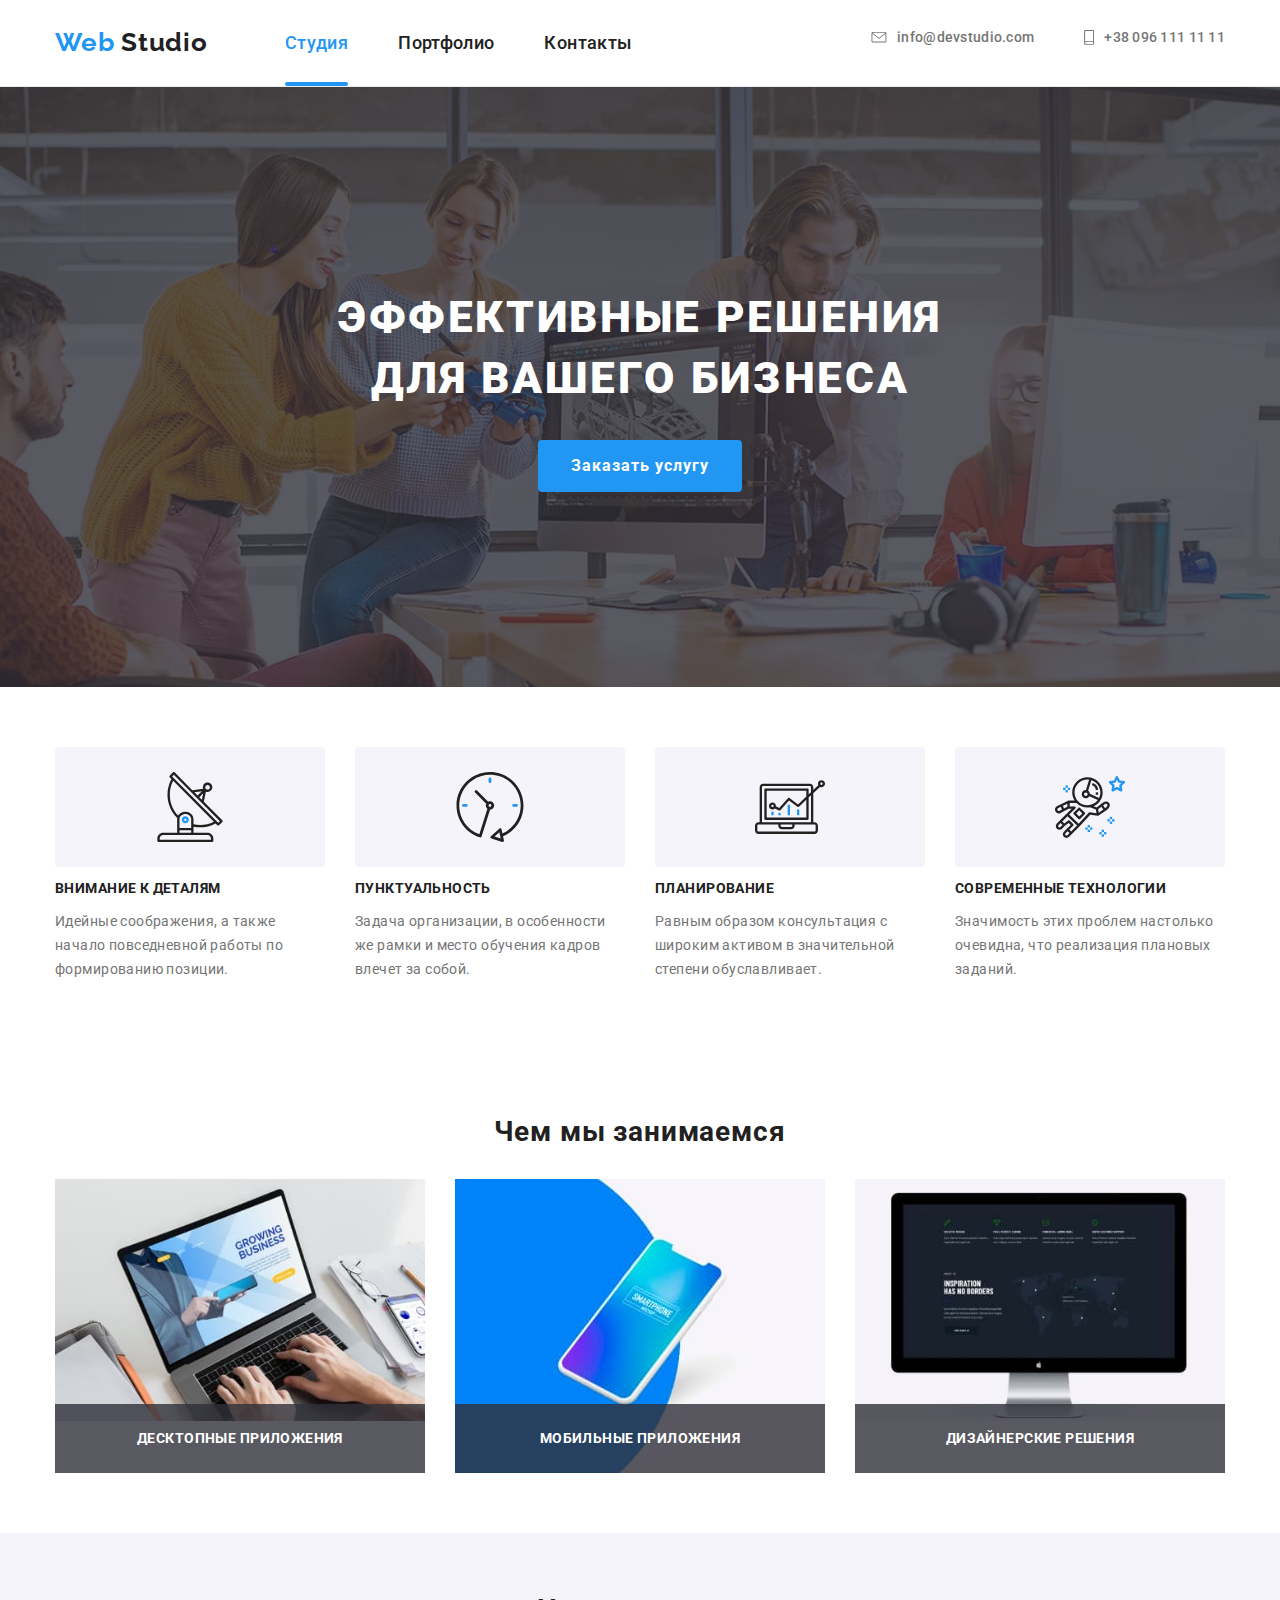
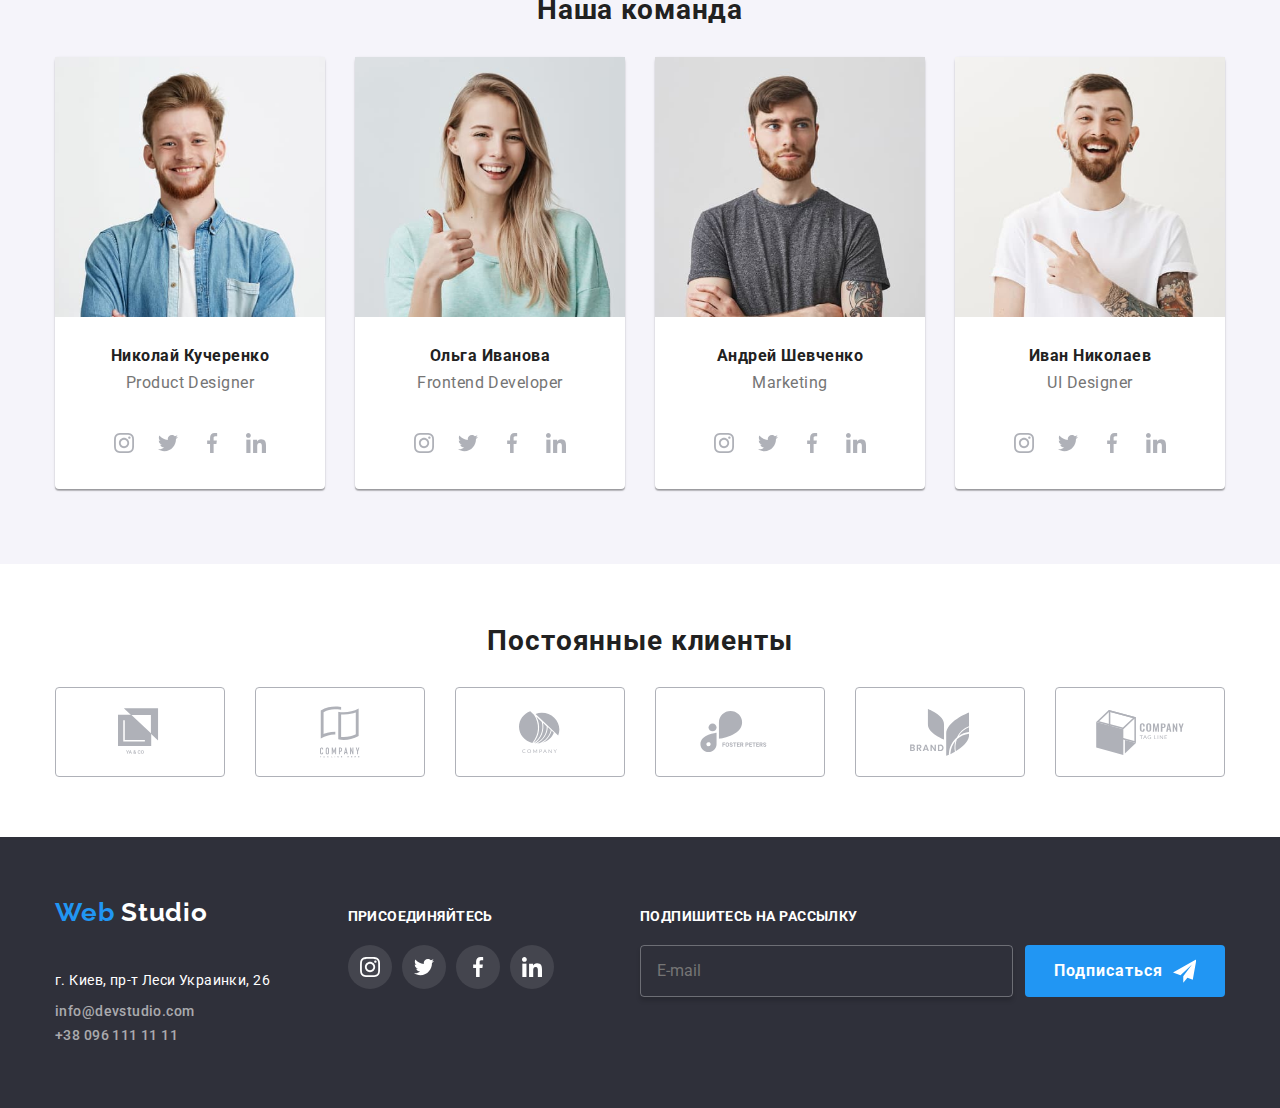
<file: index.html>
<!DOCTYPE html>
<html lang="ru">
  <head>
    <meta charset="UTF-8" />
    <meta name="viewport" content="width=device-width, initial-scale=1.0" />
    <title>Document</title>
    <link
      href="https://fonts.googleapis.com/css2?family=Raleway:wght@700&family=Roboto:wght@400;500;700;900&display=swap"
      rel="stylesheet"
    />

    <link rel="stylesheet" href="./css/main.min.css" />
  </head>

  <body>
    <!--Шапка-->
    <header class="page-header">
      <div class="container">
        <nav class="header-menu">
          <a href="./index.html" class="logo"
            >Web <span class="logo accent">Studio</span></a
          >

          <button
            class="menu-button is-open"
            area-expanded="false"
            data-menu-button
          >
            <svg
              width="24"
              height="16"
              aria-label="Переключатель мобильного меню"
            >
              <use class="menu-open" href="./images/sprite.svg#menu-icon"></use>
              <use
                class="menu-close"
                href="./images/sprite.svg#close-form-icon"
              ></use>
            </svg>
          </button>

          <div class="menu-container" id="menu-container" data-menu>
            <ul class="site-nav">
              <li class="item">
                <a href="./index.html" class="current page">Студия</a>
              </li>
              <li class="item">
                <a href="./portfolio.html" class="page">Портфолио</a>
              </li>
              <li class="item"><a href="#" class="page">Контакты</a></li>
            </ul>

            <ul class="contacts-list">
              <li class="item">
                <a href="mailto:info@devstudio.com" class="contact-link">
                  <svg class="envelope-icon">
                    <use href="./images/sprite.svg#envelope-icon"></use></svg
                  >info@devstudio.com
                </a>
              </li>
              <li class="item">
                <a href="tel:+380961111111" class="contact-link">
                  <svg class="smartphone-icon">
                    <use href="./images/sprite.svg#smartphone-icon"></use></svg
                  >+38 096 111 11 11</a
                >
              </li>
            </ul>
          </div>
        </nav>
      </div>
    </header>

    <main>
      <!--Герой-->
      <section class="hero">
        <div class="hero-content">
          <h1 class="hero-title">эффективные решения для вашего бизнеса</h1>
          <button data-modal-open class="button">Заказать услугу</button>
        </div>
      </section>

      <!--Наши преимущества-->
      <section class="section">
        <div class="container">
          <h2 class="section-title visually-hidden">Наши преимущества</h2>
          <ul class="advantages-list">
            <li class="advantages-item">
              <div class="advantages-icon">
                <svg width="70" height="70">
                  <use href="./images/sprite.svg#antenna-icon"></use>
                </svg>
              </div>
              <h3 class="advantages-title">Внимание к деталям</h3>
              <p class="text">
                Идейные соображения, а также начало повседневной работы по
                формированию позиции.
              </p>
            </li>
            <li class="advantages-item">
              <div class="advantages-icon">
                <svg width="70" height="70">
                  <use href="./images/sprite.svg#clock-icon"></use>
                </svg>
              </div>
              <h3 class="advantages-title">Пунктуальность</h3>
              <p class="text">
                Задача организации, в особенности же рамки и место обучения
                кадров влечет за собой.
              </p>
            </li>
            <li class="advantages-item">
              <div class="advantages-icon">
                <svg width="70" height="70">
                  <use href="./images/sprite.svg#diagram-icon"></use>
                </svg>
              </div>
              <h3 class="advantages-title">Планирование</h3>
              <p class="text">
                Равным образом консультация с широким активом в значительной
                степени обуславливает.
              </p>
            </li>
            <li class="advantages-item">
              <div class="advantages-icon">
                <svg width="70" height="70">
                  <use href="./images/sprite.svg#astronaut-icon"></use>
                </svg>
              </div>
              <h3 class="advantages-title">Современные технологии</h3>
              <p class="text">
                Значимость этих проблем настолько очевидна, что реализация
                плановых заданий.
              </p>
            </li>
          </ul>
        </div>
      </section>

      <!--Чем мы занимаемся-->
      <section class="section none">
        <div class="container">
          <h2 class="section-title">Чем мы занимаемся</h2>
          <ul class="services-list">
            <li class="item">
              <img
                src="./images/project-9.jpg"
                alt="человек работающий за компьютером"
                width="370"
                height="294"
              />
              <h3 class="service-title">Десктопные приложения</h3>
            </li>
            <li class="item">
              <img
                src="./images/phone.jpg"
                alt="смартфон"
                width="370"
                height="294"
              />
              <h3 class="service-title">Мобильные приложения</h3>
            </li>
            <li class="item">
              <img
                src="./images/project-6.jpg"
                alt="экран компьютера с дизайном программы"
                width="370"
                height="294"
              />
              <h3 class="service-title">Дизайнерские решения</h3>
            </li>
          </ul>
        </div>
      </section>

      <!--Наша команда-->
      <section class="section background">
        <div class="container">
          <h2 class="section-title">Наша команда</h2>
          <ul class="team-list">
            <li class="worker-card">
              <div class="thumb">
                <img
                  class="photo"
                  srcset="
                    ./images/kucherenko.jpg    1x,
                    ./images/kucherenko@2x.jpg 2x,
                    ./images/kucherenko@3x.jpg 3x
                  "
                  src="./images/kucherenko.jpg"
                  alt="фото Николая Кучеренка"
                />
              </div>
              <div class="worker-info">
                <h3 class="worker-name">Николай Кучеренко</h3>
                <p class="worker-profession">Product Designer</p>
                <ul class="socials-list">
                  <li>
                    <a
                      href="#"
                      aria-label="Ссылка на Instagram"
                      class="socials-link"
                    >
                      <svg width="20" height="20">
                        <use
                          href="./images/sprite.svg#instagram-icon"
                        ></use></svg
                    ></a>
                  </li>
                  <li>
                    <a
                      href="#"
                      aria-label="Ссылка на Twitter"
                      class="socials-link"
                      ><svg width="20" height="20">
                        <use href="./images/sprite.svg#twitter-icon"></use></svg
                    ></a>
                  </li>
                  <li>
                    <a
                      href="#"
                      aria-label="Ссылка на Facebook"
                      class="socials-link"
                    >
                      <svg width="20" height="20">
                        <use
                          href="./images/sprite.svg#facebook-icon"
                        ></use></svg
                    ></a>
                  </li>
                  <li>
                    <a
                      href="#"
                      aria-label="Ссылка на Linkedin"
                      class="socials-link"
                      ><svg width="20" height="20">
                        <use
                          href="./images/sprite.svg#linkedin-icon"
                        ></use></svg
                    ></a>
                  </li>
                </ul>
              </div>
            </li>

            <li class="worker-card">
              <div class="thumb">
                <img
                  class="photo"
                  srcset="
                    ./images/ivanova.jpg    1x,
                    ./images/ivanova@2x.jpg 2x,
                    ./images/ivanova@3x.jpg 3x
                  "
                  src="./images/ivanova.jpg"
                  alt="фото Ольги Ивановой"
                />
              </div>
              <div class="worker-info">
                <h3 class="worker-name">Ольга Иванова</h3>
                <p class="worker-profession">Frontend Developer</p>
                <ul class="socials-list">
                  <li>
                    <a
                      href="#"
                      aria-label="Ссылка на Instagram"
                      class="sd socials-link"
                    >
                      <svg width="20" height="20">
                        <use
                          href="./images/sprite.svg#instagram-icon"
                        ></use></svg
                    ></a>
                  </li>
                  <li>
                    <a
                      href="#"
                      aria-label="Ссылка на Twitter"
                      class="socials-link"
                      ><svg width="20" height="20">
                        <use href="./images/sprite.svg#twitter-icon"></use></svg
                    ></a>
                  </li>
                  <li>
                    <a
                      href="#"
                      aria-label="Ссылка на Facebook"
                      class="socials-link"
                    >
                      <svg width="20" height="20">
                        <use
                          href="./images/sprite.svg#facebook-icon"
                        ></use></svg
                    ></a>
                  </li>
                  <li>
                    <a
                      href="#"
                      aria-label="Ссылка на Linkedin"
                      class="socials-link"
                      ><svg width="20" height="20">
                        <use
                          href="./images/sprite.svg#linkedin-icon"
                        ></use></svg
                    ></a>
                  </li>
                </ul>
              </div>
            </li>

            <li class="worker-card">
              <div class="thumb">
                <img
                  class="photo"
                  srcset="
                    ./images/shevchenko.jpg    1x,
                    ./images/shevchenko@2x.jpg 2x,
                    ./images/shevchenko@3x.jpg 3x
                  "
                  src="./images/shevchenko.jpg"
                  alt="фото Андрея Шевченка"
                />
              </div>
              <div class="worker-info">
                <h3 class="worker-name">Андрей Шевченко</h3>
                <p class="worker-profession">Marketing</p>
                <ul class="socials-list">
                  <li>
                    <a
                      href="#"
                      aria-label="Ссылка на Instagram"
                      class="socials-link"
                    >
                      <svg width="20" height="20">
                        <use
                          href="./images/sprite.svg#instagram-icon"
                        ></use></svg
                    ></a>
                  </li>
                  <li>
                    <a
                      href="#"
                      aria-label="Ссылка на Twitter"
                      class="socials-link"
                      ><svg width="20" height="20">
                        <use href="./images/sprite.svg#twitter-icon"></use></svg
                    ></a>
                  </li>
                  <li>
                    <a
                      href="#"
                      aria-label="Ссылка на Facebook"
                      class="socials-link"
                    >
                      <svg width="20" height="20">
                        <use
                          href="./images/sprite.svg#facebook-icon"
                        ></use></svg
                    ></a>
                  </li>
                  <li>
                    <a
                      href="#"
                      aria-label="Ссылка на Linkedin"
                      class="socials-link"
                      ><svg width="20" height="20">
                        <use
                          href="./images/sprite.svg#linkedin-icon"
                        ></use></svg
                    ></a>
                  </li>
                </ul>
              </div>
            </li>

            <li class="worker-card">
              <div class="thumb">
                <img
                  class="photo"
                  srcset="
                    ./images/nikolaev.jpg    1x,
                    ./images/nikolaev@2x.jpg 2x,
                    ./images/nikolaev@3x.jpg 3x
                  "
                  src="./images/nikolaev.jpg"
                  alt="фото Ивана Николаева"
                />
              </div>
              <div class="worker-info">
                <h3 class="worker-name">Иван Николаев</h3>
                <p class="worker-profession">UI Designer</p>
                <ul class="socials-list">
                  <li>
                    <a
                      href="#"
                      aria-label="Ссылка на Instagram"
                      class="socials-link"
                    >
                      <svg width="20" height="20">
                        <use
                          href="./images/sprite.svg#instagram-icon"
                        ></use></svg
                    ></a>
                  </li>
                  <li>
                    <a
                      href="#"
                      aria-label="Ссылка на Twitter"
                      class="socials-link"
                      ><svg width="20" height="20">
                        <use href="./images/sprite.svg#twitter-icon"></use></svg
                    ></a>
                  </li>
                  <li>
                    <a
                      href="#"
                      aria-label="Ссылка на Facebook"
                      class="socials-link"
                    >
                      <svg width="20" height="20">
                        <use
                          href="./images/sprite.svg#facebook-icon"
                        ></use></svg
                    ></a>
                  </li>
                  <li>
                    <a
                      href="#"
                      aria-label="Ссылка на Linkedin"
                      class="socials-link"
                      ><svg width="20" height="20">
                        <use
                          href="./images/sprite.svg#linkedin-icon"
                        ></use></svg
                    ></a>
                  </li>
                </ul>
              </div>
            </li>
          </ul>
        </div>
      </section>

      <!--Постоянные клиенты-->
      <section class="section">
        <div class="container">
          <h2 class="section-title">Постоянные клиенты</h2>
          <ul class="clients-list">
            <li class="client-item">
              <a href="#" class="client-link">
                <svg width="44.27" height="49.23">
                  <use href="./images/sprite.svg#logo-1"></use>
                </svg>
              </a>
            </li>
            <li class="client-item">
              <a href="#" class="client-link">
                <svg width="40" height="52">
                  <use href="./images/sprite.svg#logo-2"></use>
                </svg>
              </a>
            </li>
            <li class="client-item">
              <a href="#" class="client-link">
                <svg width="41" height="42.6">
                  <use href="./images/sprite.svg#logo-3"></use></svg
              ></a>
            </li>
            <li class="client-item">
              <a href="#" class="client-link">
                <svg width="79.66" height="42.02">
                  <use href="./images/sprite.svg#logo-4"></use>
                </svg>
              </a>
            </li>
            <li class="client-item">
              <a href="#" class="client-link">
                <svg width="59" height="47">
                  <use href="./images/sprite.svg#logo-5"></use></svg
              ></a>
            </li>
            <li class="client-item">
              <a href="#" class="client-link">
                <svg class="icon" width="88.48" height="45.44">
                  <use href="./images/sprite.svg#logo-6"></use></svg
              ></a>
            </li>
          </ul>
        </div>
      </section>
    </main>

    <!--Футер-->

    <footer class="footer">
      <div class="container footer-section">
        <div class="address">
          <a href="./index.html" class="logo"
            >Web <span class="logo inverse">Studio</span></a
          >
          <address>
            <ul class="footer-contacts">
              <li class="address-info">г. Киев, пр-т Леси Украинки, 26</li>
              <li>
                <a href="mailto:info@devstudio.com" class="contact-link"
                  >info@devstudio.com</a
                >
              </li>
              <li>
                <a href="tel:+380961111111" class="contact-link"
                  >+38 096 111 11 11</a
                >
              </li>
            </ul>
          </address>
        </div>

        <div class="join-us">
          <b class="label">присоединяйтесь</b>
          <ul class="footer-socials">
            <li class="item">
              <a href="#" aria-label="Ссылка на Instagram" class="socials-link">
                <svg width="20" height="20">
                  <use href="./images/sprite.svg#instagram-icon"></use></svg
              ></a>
            </li>
            <li class="item">
              <a href="#" aria-label="Ссылка на Twitter" class="socials-link"
                ><svg width="20" height="20">
                  <use href="./images/sprite.svg#twitter-icon"></use></svg
              ></a>
            </li>
            <li class="item">
              <a href="#" aria-label="Ссылка на Facebook" class="socials-link">
                <svg width="20" height="20">
                  <use href="./images/sprite.svg#facebook-icon"></use>
                </svg>
              </a>
            </li>
            <li class="item">
              <a href="#" aria-label="Ссылка на Linkedin" class="socials-link"
                ><svg width="20" height="20">
                  <use href="./images/sprite.svg#linkedin-icon"></use></svg
              ></a>
            </li>
          </ul>
        </div>

        <div class="sign-us">
          <b class="label">подпишитесь на рассылку</b>
          <form class="sign-form">
            <input class="sign-input" type="email" placeholder="E-mail" />
            <button class="sign-button button" type="submit">
              Подписаться
              <svg class="sign-icon" width="24" height="24">
                <use href="./images/sprite.svg#send-icon"></use>
              </svg>
            </button>
          </form>
        </div>
      </div>
    </footer>

    <!--Модальне вікно з формою-->
    <div data-modal class="backdrop is-hidden">
      <div class="modal">
        <form class="connection-form">
          <b class="form-title">Оставьте свои данные, мы вам перезвоним</b>

          <label class="form-field">
            <input type="text" class="form-input" name="name" placeholder=" " />
            <span class="form-label">Имя</span>
            <svg class="form-icon" width="18" height="18">
              <use href="./images/sprite.svg#person-form-icon"></use>
            </svg>
          </label>

          <label class="form-field">
            <input type="tel" class="form-input" name="name" placeholder=" " />
            <span class="form-label">Телефон</span>
            <svg class="form-icon" width="18" height="18">
              <use href="./images/sprite.svg#phone-form-icon"></use>
            </svg>
          </label>

          <label class="form-field">
            <input
              type="email"
              class="form-input"
              name="name"
              placeholder=" "
            />
            <span class="form-label">Почта</span>
            <svg class="form-icon" width="18" height="18">
              <use href="./images/sprite.svg#email-form-icon"></use>
            </svg>
          </label>

          <div class="form-field">
            <textarea
              class="textarea"
              name="comment"
              placeholder="Комментарий"
            ></textarea>
          </div>

          <label class="form-field">
            <input
              type="checkbox"
              class="checkbox visually-hidden"
              name="policy"
            />
            <span class="checkbox-icon"></span>
            <span class="agreement-text"
              >Соглашаюсь с рассылкой и принимаю</span
            >
            <a href="#" class="agreement-link" target="blank"
              >Условия договора</a
            >
          </label>

          <button class="button form-button" type="submit">Отправить</button>
        </form>
        <button data-modal-close class="close-button">
          <svg width="11" height="11">
            <use href="./images/sprite.svg#close-form-icon"></use>
          </svg>
        </button>
      </div>
    </div>
    <script src="./js/modal.js"></script>
    <script src="./js/menu.js"></script>
  </body>
</html>
</file>
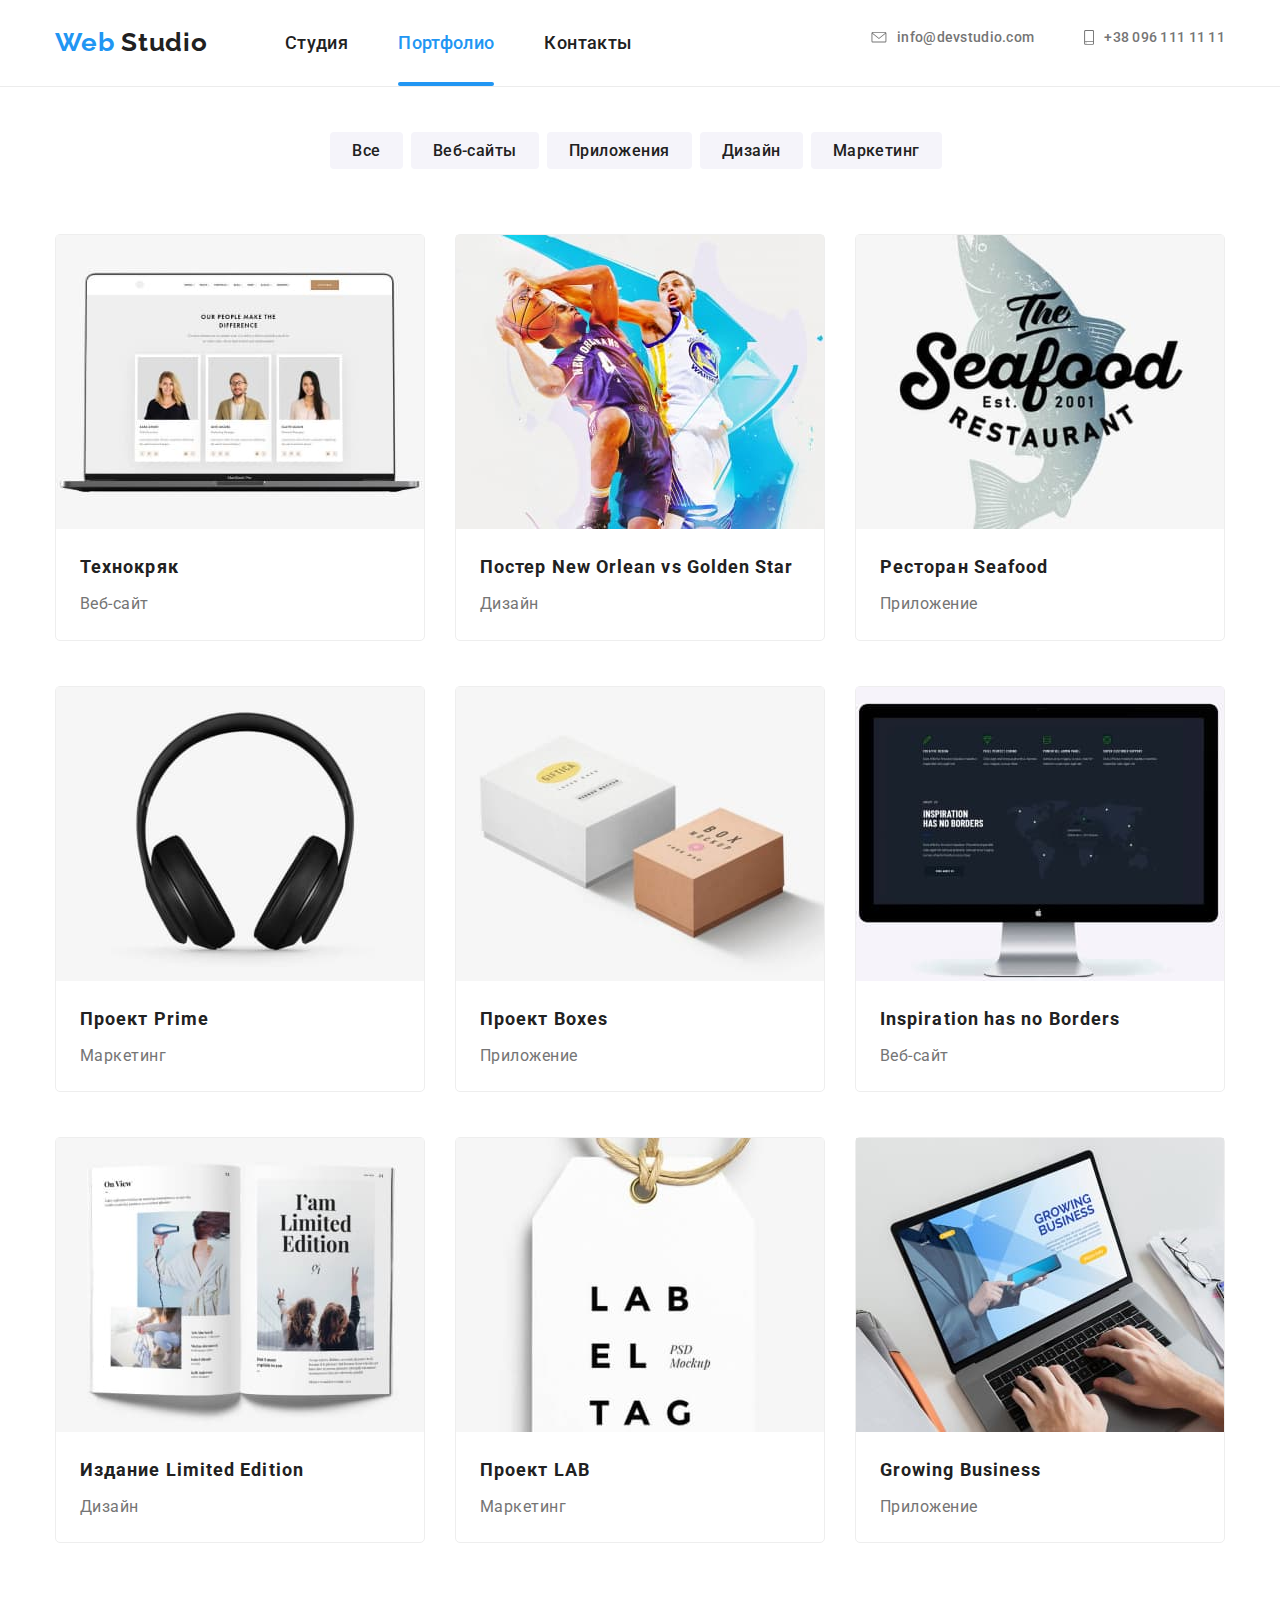
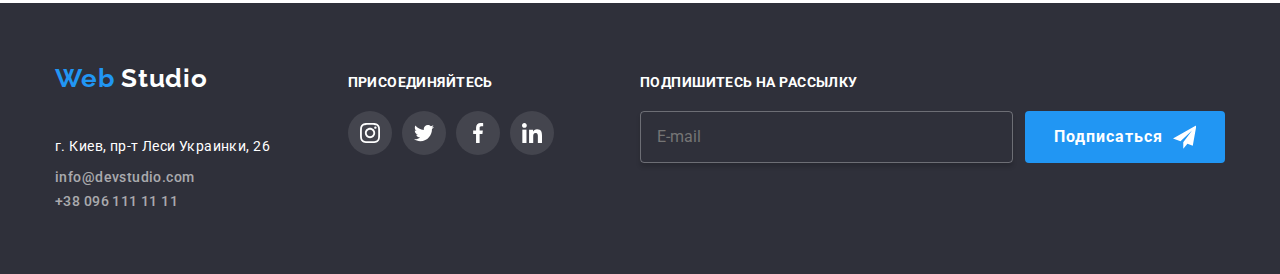
<file: portfolio.html>
<!DOCTYPE html>
<html lang="ru">
  <head>
    <meta charset="UTF-8" />
    <meta name="viewport" content="width=device-width, initial-scale=1.0" />
    <title>Document</title>
    <link
      href="https://fonts.googleapis.com/css2?family=Raleway:wght@700&family=Roboto:wght@400;500;700;900&display=swap"
      rel="stylesheet"
    />

    <link rel="stylesheet" href="./css/main.min.css" />
  </head>

  <body>
    <!--Шапка-->
    <header class="page-header">
      <div class="container">
        <nav class="header-menu">
          <a href="./index.html" class="logo"
            >Web <span class="logo accent">Studio</span></a
          >

          <button
            class="menu-button is-open"
            area-expanded="false"
            data-menu-button
          >
            <svg
              width="24"
              height="16"
              aria-label="Переключатель мобильного меню"
            >
              <use class="menu-open" href="./images/sprite.svg#menu-icon"></use>
              <use
                class="menu-close"
                href="./images/sprite.svg#close-form-icon"
              ></use>
            </svg>
          </button>

          <div class="menu-container" id="menu-container" data-menu>
            <ul class="site-nav">
              <li class="item">
                <a href="./index.html" class="page">Студия</a>
              </li>
              <li class="item">
                <a href="./portfolio.html" class="current page">Портфолио</a>
              </li>
              <li class="item"><a href="#" class="page">Контакты</a></li>
            </ul>

            <ul class="contacts-list">
              <li class="item">
                <a href="mailto:info@devstudio.com" class="contact-link">
                  <svg class="envelope-icon">
                    <use href="./images/sprite.svg#envelope-icon"></use></svg
                  >info@devstudio.com
                </a>
              </li>
              <li class="item">
                <a href="tel:+380961111111" class="contact-link">
                  <svg class="smartphone-icon">
                    <use href="./images/sprite.svg#smartphone-icon"></use></svg
                  >+38 096 111 11 11</a
                >
              </li>
            </ul>
          </div>
        </nav>
      </div>
    </header>

    <main>
      <!--Фильтр-->
      <section class="section portfolio">
        <div class="container">
          <h1 class="visually-hidden">Наши проекты</h1>
          <ul class="filter">
            <li class="item"><button class="filter-button">Все</button></li>
            <li class="item">
              <button class="filter-button">Веб-сайты</button>
            </li>
            <li class="item">
              <button class="filter-button">Приложения</button>
            </li>
            <li class="item"><button class="filter-button">Дизайн</button></li>
            <li class="item">
              <button class="filter-button">Маркетинг</button>
            </li>
          </ul>

          <!--Галерея/Портфолио-->

          <div>
            <ul class="portfolio">
              <li class="portfolio-card">
                <a href="#" class="portfolio-link">
                  <div class="portfolio-top">
                    <img
                      srcset="
                        ./images/project-1.jpg    1x,
                        ./images/project-1@2x.jpg 2x,
                        ./images/project-1@3x.jpg 3x
                      "
                      src="./images/project-1.jpg"
                      alt="Экран ноутбука на котором открыт сайт Технокряк"
                    />
                    <p class="content-overlay">
                      Технокряк это современная площадка распространения
                      коронавируса. Компании используют эту платформу для
                      цифрового шпионажа и атак на защищённые сервера
                      конкурентов.
                    </p>
                  </div>
                  <div class="portfolio-description">
                    <h2 class="portfolio-item">Технокряк</h2>
                    <p class="portfolio-type">Веб-сайт</p>
                  </div></a
                >
              </li>
              <li class="portfolio-card">
                <a href="#" class="portfolio-link">
                  <div class="portfolio-top">
                    <img
                      srcset="
                        ./images/project-2.jpg    1x,
                        ./images/project-2@2x.jpg 2x,
                        ./images/project-2@3x.jpg 3x
                      "
                      src="./images/project-2.jpg"
                      alt="Постер с двумя игроками команд New Orlean и Golden Stars"
                    />
                    <p class="content-overlay">
                      Технокряк это современная площадка распространения
                      коронавируса. Компании используют эту платформу для
                      цифрового шпионажа и атак на защищённые сервера
                      конкурентов.
                    </p>
                  </div>
                  <div class="portfolio-description">
                    <h2 class="portfolio-item">
                      Постер New Orlean vs Golden Star
                    </h2>
                    <p class="portfolio-type">Дизайн</p>
                  </div></a
                >
              </li>
              <li class="portfolio-card">
                <a href="#" class="portfolio-link">
                  <div class="portfolio-top">
                    <img
                      srcset="
                        ./images/project-3.jpg    1x,
                        ./images/project-3@2x.jpg 2x,
                        ./images/project-3@3x.jpg 3x
                      "
                      src="./images/project-3.jpg"
                      alt="Эмблема ресторана Seafood"
                    />
                    <p class="content-overlay">
                      Технокряк это современная площадка распространения
                      коронавируса. Компании используют эту платформу для
                      цифрового шпионажа и атак на защищённые сервера
                      конкурентов.
                    </p>
                  </div>
                  <div class="portfolio-description">
                    <h2 class="portfolio-item">Ресторан Seafood</h2>
                    <p class="portfolio-type">Приложение</p>
                  </div></a
                >
              </li>
              <li class="portfolio-card">
                <a href="#" class="portfolio-link">
                  <div class="portfolio-top">
                    <img
                      srcset="
                        ./images/project-4.jpg    1x,
                        ./images/project-4@2x.jpg 2x,
                        ./images/project-4@3x.jpg 3x
                      "
                      src="./images/project-4.jpg"
                      alt="Наушники"
                    />
                    <p class="content-overlay">
                      Технокряк это современная площадка распространения
                      коронавируса. Компании используют эту платформу для
                      цифрового шпионажа и атак на защищённые сервера
                      конкурентов.
                    </p>
                  </div>
                  <div class="portfolio-description">
                    <h2 class="portfolio-item">Проект Prime</h2>
                    <p class="portfolio-type">Маркетинг</p>
                  </div>
                </a>
              </li>
              <li class="portfolio-card">
                <a href="#" class="portfolio-link">
                  <div class="portfolio-top">
                    <img
                      srcset="
                        ./images/project-5.jpg    1x,
                        ./images/project-5@2x.jpg 2x,
                        ./images/project-5@3x.jpg 3x
                      "
                      src="./images/project-5.jpg"
                      alt="Эмблема приложения Boxes: две коробки"
                    />
                    <p class="content-overlay">
                      Технокряк это современная площадка распространения
                      коронавируса. Компании используют эту платформу для
                      цифрового шпионажа и атак на защищённые сервера
                      конкурентов.
                    </p>
                  </div>
                  <div class="portfolio-description">
                    <h2 class="portfolio-item">Проект Boxes</h2>
                    <p class="portfolio-type">Приложение</p>
                  </div>
                </a>
              </li>
              <li class="portfolio-card">
                <a href="#" class="portfolio-link">
                  <div class="portfolio-top">
                    <img
                      srcset="
                        ./images/project-6.jpg    1x,
                        ./images/project-6@2x.jpg 2x,
                        ./images/project-6@3x.jpg 3x
                      "
                      src="./images/project-6.jpg"
                      alt="Экран компьютера с открытым сайтом"
                    />
                    <p class="content-overlay">
                      Технокряк это современная площадка распространения
                      коронавируса. Компании используют эту платформу для
                      цифрового шпионажа и атак на защищённые сервера
                      конкурентов.
                    </p>
                  </div>
                  <div class="portfolio-description">
                    <h2 class="portfolio-item">Inspiration has no Borders</h2>
                    <p class="portfolio-type">Веб-сайт</p>
                  </div></a
                >
              </li>
              <li class="portfolio-card">
                <a href="#" class="portfolio-link">
                  <div class="portfolio-top">
                    <img
                      srcset="
                        ./images/project-7.jpg    1x,
                        ./images/project-7@2x.jpg 2x,
                        ./images/project-7@3x.jpg 3x
                      "
                      src="./images/project-7.jpg"
                      alt="Открытый журнал Limited Edition"
                    />
                    <p class="content-overlay">
                      Технокряк это современная площадка распространения
                      коронавируса. Компании используют эту платформу для
                      цифрового шпионажа и атак на защищённые сервера
                      конкурентов.
                    </p>
                  </div>
                  <div class="portfolio-description">
                    <h2 class="portfolio-item">Издание Limited Edition</h2>
                    <p class="portfolio-type">Дизайн</p>
                  </div>
                </a>
              </li>
              <li class="portfolio-card">
                <a href="#" class="portfolio-link">
                  <div class="portfolio-top">
                    <img
                      srcset="
                        ./images/project-8.jpg    1x,
                        ./images/project-8@2x.jpg 2x,
                        ./images/project-8@3x.jpg 3x
                      "
                      src="./images/project-8.jpg"
                      alt="Этикетка с надписью Lab El Tag"
                    />
                    <p class="content-overlay">
                      Технокряк это современная площадка распространения
                      коронавируса. Компании используют эту платформу для
                      цифрового шпионажа и атак на защищённые сервера
                      конкурентов.
                    </p>
                  </div>
                  <div class="portfolio-description">
                    <h2 class="portfolio-item">Проект LAB</h2>
                    <p class="portfolio-type">Маркетинг</p>
                  </div></a
                >
              </li>
              <li class="portfolio-card">
                <a href="#" class="portfolio-link">
                  <div class="portfolio-top">
                    <img
                      srcset="
                        ./images/project-9.jpg    1x,
                        ./images/project-9@2x.jpg 2x,
                        ./images/project-9@3x.jpg 3x
                      "
                      src="./images/project-9.jpg"
                      alt="Человек работающий за компьютером"
                    />
                    <p class="content-overlay">
                      Технокряк это современная площадка распространения
                      коронавируса. Компании используют эту платформу для
                      цифрового шпионажа и атак на защищённые сервера
                      конкурентов.
                    </p>
                  </div>
                  <div class="portfolio-description">
                    <h2 class="portfolio-item">Growing Business</h2>
                    <p class="portfolio-type">Приложение</p>
                  </div></a
                >
              </li>
            </ul>
          </div>
        </div>
      </section>
    </main>

    <!--Футер-->
    <footer class="footer">
      <div class="container footer-section">
        <div class="address">
          <a href="./index.html" class="logo"
            >Web <span class="logo inverse">Studio</span></a
          >
          <address>
            <ul class="footer-contacts">
              <li class="address-info">г. Киев, пр-т Леси Украинки, 26</li>
              <li>
                <a href="mailto:info@devstudio.com" class="contact-link"
                  >info@devstudio.com</a
                >
              </li>
              <li>
                <a href="tel:+380961111111" class="contact-link"
                  >+38 096 111 11 11</a
                >
              </li>
            </ul>
          </address>
        </div>

        <div class="join-us">
          <b class="label">присоединяйтесь</b>
          <ul class="footer-socials">
            <li class="item">
              <a href="#" aria-label="Ссылка на Instagram" class="socials-link">
                <svg width="20" height="20">
                  <use href="./images/sprite.svg#instagram-icon"></use></svg
              ></a>
            </li>
            <li class="item">
              <a href="#" aria-label="Ссылка на Twitter" class="socials-link"
                ><svg width="20" height="20">
                  <use href="./images/sprite.svg#twitter-icon"></use></svg
              ></a>
            </li>
            <li class="item">
              <a href="#" aria-label="Ссылка на Facebook" class="socials-link">
                <svg width="20" height="20">
                  <use href="./images/sprite.svg#facebook-icon"></use>
                </svg>
              </a>
            </li>
            <li class="item">
              <a href="#" aria-label="Ссылка на Linkedin" class="socials-link"
                ><svg width="20" height="20">
                  <use href="./images/sprite.svg#linkedin-icon"></use></svg
              ></a>
            </li>
          </ul>
        </div>

        <div class="sign-us">
          <b class="label">подпишитесь на рассылку</b>
          <form class="sign-form">
            <input class="sign-input" type="email" placeholder="E-mail" />
            <button class="sign-button button" type="submit">
              Подписаться
              <svg class="sign-icon" width="24" height="24">
                <use href="./images/sprite.svg#send-icon"></use>
              </svg>
            </button>
          </form>
        </div>
      </div>
    </footer>

    <script src="./js/menu.js"></script>
  </body>
</html>
</file>
<file: css/main.min.css>
.site-nav,.services-list,.team-list,.socials-list,.filter,.portfolio,.advantages-list,.clients-list,.footer-contacts,.footer-socials,.contacts-list{padding:0;margin:0;list-style:none}.site-nav .page,.socials-list .socials-link,.portfolio-link,.footer-contacts .contact-link,.contact-link,.logo{text-decoration:none}.socials-list .socials-link,.footer-socials .socials-link{display:-webkit-box;display:-ms-flexbox;display:flex;-webkit-box-pack:center;-ms-flex-pack:center;justify-content:center;padding:12px;width:44px;height:44px;border-radius:50%;-webkit-transition:fill 250ms cubic-bezier(0.4, 0, 0.2, 1);transition:fill 250ms cubic-bezier(0.4, 0, 0.2, 1)}.socials-list .socials-link:hover,.footer-socials .socials-link:hover,.socials-list .socials-link:focus,.footer-socials .socials-link:focus{background-color:#2196f3}/*! modern-normalize v0.6.0 | MIT License | https://github.com/sindresorhus/modern-normalize */*,*::before,*::after{-webkit-box-sizing:border-box;box-sizing:border-box}:root{-moz-tab-size:4;-o-tab-size:4;tab-size:4}html{line-height:1.15;-webkit-text-size-adjust:100%}body{margin:0}body{font-family:system-ui,-apple-system,"Segoe UI",Roboto,Helvetica,Arial,sans-serif,"Apple Color Emoji","Segoe UI Emoji"}hr{height:0}abbr[title]{-webkit-text-decoration:underline dotted;text-decoration:underline dotted}b,strong{font-weight:bolder}code,kbd,samp,pre{font-family:SFMono-Regular, Consolas, "Liberation Mono", Menlo, monospace;font-size:1em}small{font-size:80%}sub,sup{font-size:75%;line-height:0;position:relative;vertical-align:baseline}sub{bottom:-0.25em}sup{top:-0.5em}button,input,optgroup,select,textarea{font-family:inherit;font-size:100%;line-height:1.15;margin:0}button,select{text-transform:none}button,[type="button"],[type="reset"],[type="submit"]{-webkit-appearance:button}button::-moz-focus-inner,[type="button"]::-moz-focus-inner,[type="reset"]::-moz-focus-inner,[type="submit"]::-moz-focus-inner{border-style:none;padding:0}button:-moz-focusring,[type="button"]:-moz-focusring,[type="reset"]:-moz-focusring,[type="submit"]:-moz-focusring{outline:1px dotted ButtonText}fieldset{padding:0.35em 0.75em 0.625em}legend{padding:0}progress{vertical-align:baseline}[type="number"]::-webkit-inner-spin-button,[type="number"]::-webkit-outer-spin-button{height:auto}[type="search"]{-webkit-appearance:textfield;outline-offset:-2px}[type="search"]::-webkit-search-decoration{-webkit-appearance:none}::-webkit-file-upload-button{-webkit-appearance:button;font:inherit}summary{display:list-item}.visually-hidden{position:absolute;width:1px;height:1px;margin:-1px;border:0;padding:0;clip:rect(0 0 0 0);overflow:hidden}@media screen and (min-width: 768px){.site-nav{display:-webkit-box;display:-ms-flexbox;display:flex;-webkit-box-pack:center;-ms-flex-pack:center;justify-content:center}.site-nav .item{position:relative}.site-nav .item+.item{margin-left:50px}}.site-nav .page{display:inline-block;margin-bottom:40px;padding-top:8px;padding-bottom:8px;font-size:18px;font-weight:500;line-height:1.2;letter-spacing:0.02em;color:#212121;-webkit-transition:color 250ms cubic-bezier(0.4, 0, 0.2, 1);transition:color 250ms cubic-bezier(0.4, 0, 0.2, 1)}@media screen and (min-width: 768px){.site-nav .page{margin-bottom:0;padding-top:32px;padding-bottom:32px;font-size:14px;font-weight:500}}@media screen and (min-width: 1200px){.site-nav .page{font-size:18px}}.site-nav .page :hover,.site-nav .page :focus{color:#2196f3}.current{color:#2196f3;position:relative}.current::after{display:block;position:absolute;left:0;bottom:0;content:" ";width:100%;height:4px;background-color:#2196f3;border-radius:2px}.site-nav .current{color:#2196f3}.hero-title{margin-top:0;margin-bottom:30px;text-align:center;color:#fff;font-weight:900;font-size:26px;line-height:1.6;letter-spacing:0.06em;text-transform:uppercase}@media screen and (min-width: 1200px){.hero-title{font-size:44px;line-height:1.4}}.hero{padding-top:118px;padding-bottom:118px;margin-left:auto;margin-right:auto;text-align:center;max-width:1600px;height:400px;background-image:-webkit-gradient(linear, left top, left bottom, from(rgba(47,48,58,0.8)), to(rgba(47,48,58,0.8))),url(../images/hero-img.jpg);background-image:linear-gradient(rgba(47,48,58,0.8), rgba(47,48,58,0.8)),url(../images/hero-img.jpg);background-color:rgba(47,48,58,0.8);background-position:center;background-repeat:no-repeat;background-size:cover}@media screen and (min-device-pixel-ratio: 2), screen and (-webkit-min-device-pixel-ratio: 2), screen and (min-resolution: 192dpi), screen and (min-resolution: 2dppx){.hero{background-image:-webkit-gradient(linear, left top, right top, from(rgba(47,48,58,0.8)), to(rgba(47,48,58,0.8))),url("../images/hero-img@2x.jpg");background-image:linear-gradient(to right, rgba(47,48,58,0.8), rgba(47,48,58,0.8)),url("../images/hero-img@2x.jpg")}}@media screen and (min-width: 1200px){.hero{height:600px;padding-top:200px;padding-bottom:200px}}.hero-content{max-width:360px;margin-left:auto;margin-right:auto}@media screen and (min-width: 1200px){.hero-content{-webkit-box-align:center;-ms-flex-align:center;align-items:center;max-width:696px}}.button{display:inline-block;border:1px solid transparent;border-radius:4px;padding:10px 32px;min-width:200px;color:#fff;background-color:#2196f3;font-weight:700;font-size:16px;line-height:1.9;text-align:center;letter-spacing:0.06em;text-decoration:none;-webkit-transition:color 250ms cubic-bezier(0.4, 0, 0.2, 1);transition:color 250ms cubic-bezier(0.4, 0, 0.2, 1)}.button:hover,.button:focus{background-color:#fff;color:#2196f3;border-color:#2196f3;outline-color:#2196f3}.section{padding-top:60px;padding-bottom:60px}.section.none{display:none}@media screen and (min-width: 1200px){.section.none{display:block}}.section-title{margin-top:0;margin-bottom:30px;color:#212121;font-weight:700;font-size:28px;line-height:1.2;letter-spacing:0.03em;text-align:center}.services-list{display:-webkit-box;display:-ms-flexbox;display:flex}@media screen and (max-width: 1199px){.services-list{display:none}}.services-list .item{position:relative;width:calc((100% - 60px) / 3)}.services-list .item:not(:last-child){margin-right:30px}.none{display:none}.service-title{position:absolute;left:0;bottom:0;margin-top:0;margin-bottom:0;padding-top:27px;padding-bottom:27px;width:100%;color:#fff;font-size:14px;line-height:1.1;text-align:center;letter-spacing:0.03em;text-transform:uppercase;background-color:rgba(47,48,58,0.8)}.section.background{background-color:#f5f4fa}@media screen and (min-width: 768px){.team-list{display:-webkit-box;display:-ms-flexbox;display:flex;-ms-flex-wrap:wrap;flex-wrap:wrap;margin:-15px}}.worker-card{margin:15px;margin-bottom:30px;-webkit-box-shadow:0px 2px 1px rgba(0,0,0,0.2),0px 1px 1px rgba(0,0,0,0.14),0px 1px 3px rgba(0,0,0,0.12);box-shadow:0px 2px 1px rgba(0,0,0,0.2),0px 1px 1px rgba(0,0,0,0.14),0px 1px 3px rgba(0,0,0,0.12);border-radius:4px;background-color:#fff}@media screen and (min-width: 768px){.worker-card{width:calc((100% - 30px * 2) / 2)}}@media screen and (min-width: 1200px){.worker-card{width:calc((100% - 30px * 4) / 4)}}.worker-card img{display:block;width:100%;height:100%;-o-object-fit:cover;object-fit:cover;-o-object-position:top;object-position:top}.thumb{height:320px}@media screen and (min-width: 768px){.thumb{height:260px}}.socials-list{display:-webkit-box;display:-ms-flexbox;display:flex;-webkit-box-pack:center;-ms-flex-pack:center;justify-content:center}.socials-list .socials-link{fill:#afb1b8}.socials-list .socials-link:hover,.socials-list .socials-link:focus{fill:#fff}.worker-info{padding-top:30px;padding-bottom:24px;padding-right:32px;padding-left:32px;text-align:center}.worker-name{margin-top:0;margin-bottom:10px;color:#212121;font-size:16px;line-height:1.1;text-align:center;letter-spacing:0.03em}.worker-profession{margin-top:0;margin-bottom:29px;font-size:16px;line-height:1.1;text-align:center;letter-spacing:0.03em}.footer{background-color:#2f303a}.footer-section{display:-webkit-box;display:-ms-flexbox;display:flex;-webkit-box-orient:vertical;-webkit-box-direction:normal;-ms-flex-direction:column;flex-direction:column;-webkit-box-align:center;-ms-flex-align:center;align-items:center;padding-top:60px;padding-bottom:60px}@media screen and (min-width: 768px){.footer-section{-webkit-box-orient:horizontal;-webkit-box-direction:normal;-ms-flex-direction:row;flex-direction:row;-ms-flex-wrap:wrap;flex-wrap:wrap;-ms-flex-pack:distribute;justify-content:space-around;-webkit-box-align:baseline;-ms-flex-align:baseline;align-items:baseline}}@media screen and (min-width: 1200px){.footer-section{-webkit-box-align:baseline;-ms-flex-align:baseline;align-items:baseline;-webkit-box-pack:justify;-ms-flex-pack:justify;justify-content:space-between}}.footer-section.logo{margin-bottom:20px}.portfolio .link{color:#212121}.filter{display:-webkit-box;display:-ms-flexbox;display:flex;-ms-flex-wrap:wrap;flex-wrap:wrap;-webkit-box-pack:center;-ms-flex-pack:center;justify-content:center;margin-bottom:40px;-webkit-box-pack:start;-ms-flex-pack:start;justify-content:flex-start}@media screen and (min-width: 768px){.filter{-webkit-box-pack:center;-ms-flex-pack:center;justify-content:center;margin-bottom:30px}}@media screen and (min-width: 1200px){.filter{margin-bottom:50px}}.filter .item{margin-right:8px;margin-bottom:15px}.filter-button{padding-top:6px;padding-bottom:6px;padding-left:22px;padding-right:22px;border:transparent;border-radius:4px;outline:none;font-weight:500;font-size:16px;line-height:1.6;text-align:center;letter-spacing:0.03em;color:#212121;background-color:#f5f4fa;-webkit-transition:background-color 250ms cubic-bezier(0.4, 0, 0.2, 1);transition:background-color 250ms cubic-bezier(0.4, 0, 0.2, 1)}.portfolio .filter-button:hover,.portfolio .filter-button:focus{color:#fff;background-color:#2196f3;-webkit-box-shadow:0px 2px 2px rgba(0,0,0,0.12),0px 1px 2px rgba(0,0,0,0.08),0px 3px 1px rgba(0,0,0,0.1);box-shadow:0px 2px 2px rgba(0,0,0,0.12),0px 1px 2px rgba(0,0,0,0.08),0px 3px 1px rgba(0,0,0,0.1)}.portfolio{margin:-15px}@media screen and (min-width: 768px){.portfolio{display:-webkit-box;display:-ms-flexbox;display:flex;-ms-flex-wrap:wrap;flex-wrap:wrap;-webkit-box-pack:justify;-ms-flex-pack:justify;justify-content:space-between}}.portfolio-card{margin:15px;margin-bottom:30px;border-top-left-radius:5px;border-top-right-radius:5px;margin-bottom:30px;border:1px solid #eeeeee;border-radius:5px}@media screen and (min-width: 768px){.portfolio-card{width:calc((100% - 30px * 2) / 2)}}@media screen and (min-width: 1200px){.portfolio-card{width:calc((100% - 30px * 3) / 3)}}.portfolio-card:hover,.portfolio-card:focus{-webkit-box-shadow:1px 4px 6px rgba(0,0,0,0.16),0px 4px 4px rgba(0,0,0,0.06),0px 1px 1px rgba(0,0,0,0.12);box-shadow:1px 4px 6px rgba(0,0,0,0.16),0px 4px 4px rgba(0,0,0,0.06),0px 1px 1px rgba(0,0,0,0.12)}.portfolio-link{display:block}.portfolio-description{padding-top:20px;padding-bottom:20px;padding-right:24px;padding-left:24px}.portfolio-item{margin-top:0;margin-bottom:4px;font-weight:700;font-size:18px;line-height:2;letter-spacing:0.06em;color:#212121}.portfolio-type{margin-top:0;margin-bottom:0;color:#757575;font-size:16px;line-height:1.9;letter-spacing:0.03em}.portfolio-top{position:relative;overflow:hidden;height:294px}.portfolio-top img{height:100%;-o-object-fit:cover;object-fit:cover;-o-object-position:center;object-position:center}.content-overlay{position:absolute;display:inline-block;bottom:0;left:0;width:100%;height:100%;margin:0;padding:77px 24px;font-size:18px;line-height:1.6;letter-spacing:0.03em;color:#fff;background-color:rgba(33,150,243,0.9);-webkit-transform:translateY(100%);transform:translateY(100%);-webkit-transition:-webkit-transform 250ms cubic-bezier(0.4, 0, 0.2, 1);transition:-webkit-transform 250ms cubic-bezier(0.4, 0, 0.2, 1);transition:transform 250ms cubic-bezier(0.4, 0, 0.2, 1);transition:transform 250ms cubic-bezier(0.4, 0, 0.2, 1), -webkit-transform 250ms cubic-bezier(0.4, 0, 0.2, 1)}.portfolio-card .portfolio-link:hover .content-overlay,.portfolio-card .portfolio-link:focus .content-overlay{-webkit-transform:translateY(0);transform:translateY(0)}@media screen and (min-width: 768px){.content-overlay{padding:49px 24px}}@media screen and (min-width: 1200px){.content-overlay{padding:63px 24px}}.advantages-list{margin:-15px}@media screen and (min-width: 768px){.advantages-list{display:-webkit-box;display:-ms-flexbox;display:flex;-ms-flex-wrap:wrap;flex-wrap:wrap}}.advantages-list .text{font-size:14px;line-height:1.7;letter-spacing:0.03em}.advantages-item{margin:15px}@media screen and (min-width: 768px){.advantages-item{width:calc((100% - 30px * 2) / 2)}}@media screen and (min-width: 1200px){.advantages-item{width:calc((100% - 30px * 4) / 4)}}.advantages-title{margin-bottom:10px;color:#212121;font-weight:700;font-size:14px;line-height:1.1;letter-spacing:0.03em;text-transform:uppercase}@media screen and (max-width: 767px){.advantages-title{text-align:center}}.advantages-icon{display:-webkit-box;display:-ms-flexbox;display:flex;-webkit-box-pack:center;-ms-flex-pack:center;justify-content:center;padding-top:25px;padding-bottom:25px;background-color:#f5f4fa;border-radius:4px}.backdrop{position:fixed;top:0;left:0;width:100%;height:100%;z-index:999;overflow-y:scroll;padding:93px 15px;background-color:rgba(0,0,0,0.2);-webkit-transition:250ms cubic-bezier(0.4, 0, 0.2, 1);transition:250ms cubic-bezier(0.4, 0, 0.2, 1)}.is-hidden{opacity:0;pointer-events:none;-webkit-transform:scale(1.5);transform:scale(1.5)}.modal{position:absolute;min-width:450px;top:50%;left:50%;-webkit-transform:translate(-50%, -50%);transform:translate(-50%, -50%);background-color:#fff}@media screen and (min-width: 1200px){.modal{min-width:528px}}.menu-container{position:absolute;top:100%;left:0;padding-top:60px;padding-bottom:60px;width:100%;text-align:center;padding:20px;z-index:10;background-color:#fff}@media screen and (max-width: 767px){.menu-container{display:none;position:absolute;top:100%;left:0;width:100%}.menu-container.is-open{display:block}}@media screen and (min-width: 768px){.menu-container{display:-webkit-box;display:-ms-flexbox;display:flex;position:static;-ms-flex-pack:distribute;justify-content:space-around;-webkit-box-align:center;-ms-flex-align:center;align-items:center;padding:0;max-width:550px}}@media screen and (min-width: 1200px){.menu-container{padding:0;max-width:940px}}.page-header{position:relative}.menu-button{display:inline-block;margin:0;padding:0;border:none;width:40px;height:40px;padding:10px;background-color:transparent;border:none;outline:none}.menu-button:hover .menu-open,.menu-button:focus .menu-open{fill:#2196f3}.menu-button:hover .menu-close,.menu-button:focus .menu-close{fill:#2196f3}@media screen and (min-width: 768px){.menu-button{display:none}}.menu-button .menu-open{display:none}.menu-button.is-open .menu-open{display:block}.menu-button.is-open .menu-close{display:none}.clients-list{display:-webkit-box;display:-ms-flexbox;display:flex;-ms-flex-wrap:wrap;flex-wrap:wrap;margin:-15px}.client-item{margin:15px;width:calc((100% - 30px * 2) / 2)}@media screen and (min-width: 768px){.client-item{width:calc((100% - 30px * 3) / 3)}}@media screen and (min-width: 1200px){.client-item{width:calc((100% - 30px * 6) / 6)}}.client-link{display:-webkit-box;display:-ms-flexbox;display:flex;-webkit-box-pack:center;-ms-flex-pack:center;justify-content:center;-webkit-box-align:center;-ms-flex-align:center;align-items:center;width:100%;height:90px;border:1px solid #afb1b8;border-radius:4px;fill:#afb1b8;-webkit-transition:fill 250ms cubic-bezier(0.4, 0, 0.2, 1),border 250ms cubic-bezier(0.4, 0, 0.2, 1);transition:fill 250ms cubic-bezier(0.4, 0, 0.2, 1),border 250ms cubic-bezier(0.4, 0, 0.2, 1)}.client-link:hover,.client-link:focus{fill:#2196f3;border:1px solid #2196f3}html{-webkit-box-sizing:border-box;box-sizing:border-box}*,*::before,*::after{-webkit-box-sizing:inherit;box-sizing:inherit}body{color:#757575;font-family:Roboto, sans-serif}img{display:block;max-width:100%;height:auto}.container{margin-left:auto;margin-right:auto;padding-left:15px;padding-right:15px}@media screen and (min-width: 480px){.container{width:480px}}@media screen and (min-width: 768px){.container{width:768px}}@media screen and (min-width: 1200px){.container{width:1200px}}.connection-form{padding:40px;width:450px;-webkit-box-shadow:0px 2px 1px rgba(0,0,0,0.2),0px 1px 1px rgba(0,0,0,0.14),0px 1px 3px rgba(0,0,0,0.12);box-shadow:0px 2px 1px rgba(0,0,0,0.2),0px 1px 1px rgba(0,0,0,0.14),0px 1px 3px rgba(0,0,0,0.12);border-radius:4px}@media screen and (min-width: 1200px){.connection-form{width:528px}}.form-title{display:inline-block;margin-top:0;margin-bottom:30px;font-weight:700;font-size:20px;line-height:1.2;text-align:center;letter-spacing:0.03em;color:#212121}.form-field{position:relative;display:block;width:100%;margin-bottom:28px}.form-label{position:absolute;top:50%;left:42px;-webkit-transform:translateY(-50%);transform:translateY(-50%);-webkit-transition:-webkit-transform 250ms cubic-bezier(0.4, 0, 0.2, 1);transition:-webkit-transform 250ms cubic-bezier(0.4, 0, 0.2, 1);transition:transform 250ms cubic-bezier(0.4, 0, 0.2, 1);transition:transform 250ms cubic-bezier(0.4, 0, 0.2, 1), -webkit-transform 250ms cubic-bezier(0.4, 0, 0.2, 1);font-size:14px;line-height:1.1;letter-spacing:0.01em;color:#757575}.form-input:focus+.form-label,.form-input:hover+.form-label,.form-input:not(:placeholder-shown)+.form-label{font-size:12px;color:#2196f3;border-color:#2196f3;-webkit-transform:translate(-25px, -40px);transform:translate(-25px, -40px)}.form-input{width:100%;margin:0;padding:12px 42px;font-size:14px;line-height:1.1;letter-spacing:0.01em;border:1px solid rgba(33,33,33,0.2);border-radius:4px}.form-input:focus{border-color:#2196f3;outline-color:#2196f3}.form-icon{position:absolute;top:50%;left:16px;-webkit-transform:translateY(-50%);transform:translateY(-50%);-webkit-transition:fill 250ms cubic-bezier(0.4, 0, 0.2, 1);transition:fill 250ms cubic-bezier(0.4, 0, 0.2, 1)}.form-input:focus ~ .form-icon,.form-input:hover ~ .form-icon,.form-input:not(:placeholder-shown) ~ .form-icon{fill:#2196f3}.textarea{resize:none;padding:12px 16px;width:100%;min-height:120px;border:1px solid rgba(33,33,33,0.2);border-radius:4px}.textarea:focus{border-color:#2196f3;outline-color:#2196f3}.checkbox-icon{display:inline-block;vertical-align:middle;width:15px;height:15px;border:2px solid #212121;border-radius:2px;-webkit-transition:fill 250ms cubic-bezier(0.4, 0, 0.2, 1);transition:fill 250ms cubic-bezier(0.4, 0, 0.2, 1)}@media screen and (min-width: 1200px){.checkbox-icon{margin-right:8px}}.checkbox:checked+.checkbox-icon{border-color:#2196f3;background-color:#2196f3;background-image:url("../images/checkbox.svg");background-size:contain;background-origin:border-box}.agreement-text{font-size:12px;line-height:1.7;letter-spacing:0.03em}@media screen and (min-width: 1200px){.agreement-text{font-size:14px}}.agreement-link{font-size:12px;line-height:1.7;letter-spacing:0.03em;color:#2196f3}@media screen and (min-width: 1200px){.agreement-link{font-size:14px}}.form-button{display:block;margin-left:auto;margin-right:auto;min-width:200px;height:50px;background-color:#2196f3;-webkit-box-shadow:0px 4px 4px rgba(0,0,0,0.15);box-shadow:0px 4px 4px rgba(0,0,0,0.15);border-radius:4px}.close-button{position:absolute;display:block;top:0;right:0;-webkit-transform:translate(-50%, 50%);transform:translate(-50%, 50%);width:30px;height:30px;-webkit-transition:color 250ms cubic-bezier(0.4, 0, 0.2, 1);transition:color 250ms cubic-bezier(0.4, 0, 0.2, 1);background-color:#fff;border:none;outline:none;border-radius:50%;border:1px solid rgba(0,0,0,0.1)}.close-button:hover,.close-button:focus{fill:#2196f3}.footer-contacts{margin-bottom:60px;text-align:center}@media screen and (min-width: 1200px){.footer-contacts{text-align:start;margin-bottom:0}}.footer-contacts .contact-link{font-style:normal;color:rgba(255,255,255,0.6);font-size:14px;line-height:1.7;letter-spacing:0.03em;-webkit-transition:color 250ms cubic-bezier(0.4, 0, 0.2, 1);transition:color 250ms cubic-bezier(0.4, 0, 0.2, 1)}.footer-contacts .contact-link:hover,.footer-contacts .contact-link:focus{color:#2196f3}@media screen and (min-width: 768px){.footer-contacts .contact-link{-webkit-box-pack:center;-ms-flex-pack:center;justify-content:center}}@media screen and (min-width: 1200px){.footer-contacts .contact-link{-webkit-box-pack:start;-ms-flex-pack:start;justify-content:start}}.address{text-align:center}@media screen and (min-width: 768px){.address{width:calc(100% / 2)}}@media screen and (min-width: 1200px){.address{width:calc(100% / 4);text-align:start}}.address-info{margin-bottom:8px;font-style:normal;color:#fff;font-size:14px;line-height:1.7;letter-spacing:0.03em}.label{display:inline-block;margin-bottom:20px;text-align:center;color:#fff;font-weight:700;font-size:14px;line-height:1.1;letter-spacing:0.03em;text-transform:uppercase;text-align:center}.sign-us{text-align:center;width:100%}@media screen and (min-width: 768px){.sign-us{width:calc(100% / 2)}}@media screen and (min-width: 1200px){.sign-us{text-align:start}}.sign-button{display:-webkit-box;display:-ms-flexbox;display:flex;padding:10px 28px;-webkit-box-align:center;-ms-flex-align:center;align-items:center;margin-left:auto;margin-right:auto}.sign-icon{display:inline-block;margin-left:10px;fill:#fff;-webkit-transition:fill 250ms cubic-bezier(0.4, 0, 0.2, 1);transition:fill 250ms cubic-bezier(0.4, 0, 0.2, 1)}.button:hover .sign-icon{fill:#2196f3}.sign-input{margin-bottom:20px;width:100%;padding:15px 16px;font-size:16px;line-height:1.25;color:#fff;border:1px solid rgba(255,255,255,0.3);outline:#2196f3;-webkit-box-sizing:border-box;box-sizing:border-box;-webkit-box-shadow:0px 4px 4px rgba(0,0,0,0.15);box-shadow:0px 4px 4px rgba(0,0,0,0.15);border-radius:4px;background:rgba(0,0,0,0)}@media screen and (min-width: 1200px){.sign-input{margin-right:12px;margin-bottom:0;min-width:358px}}.sign-input:hover,.sign-input:focus{border-color:#2196f3;outline-color:#2196f3}.sign-form{margin-left:auto;margin-right:auto}@media screen and (min-width: 1200px){.sign-form{display:-webkit-box;display:-ms-flexbox;display:flex;margin:0}}.join-us{margin-bottom:60px;text-align:center}@media screen and (min-width: 768px){.join-us{width:calc(100% / 2)}}@media screen and (min-width: 1200px){.join-us{margin-bottom:0;width:calc(100% / 4);text-align:start}}.footer-socials{display:-webkit-box;display:-ms-flexbox;display:flex;-webkit-box-pack:center;-ms-flex-pack:center;justify-content:center}@media screen and (min-width: 1200px){.footer-socials{-webkit-box-pack:start;-ms-flex-pack:start;justify-content:start}}.footer-socials .item{margin-right:10px}.footer-socials .socials-link{background-color:rgba(255,255,255,0.1);fill:#fff;-webkit-transition:background-color 250ms cubic-bezier(0.4, 0, 0.2, 1);transition:background-color 250ms cubic-bezier(0.4, 0, 0.2, 1)}.contacts-list{text-align:center}@media screen and (min-width: 1200px){.contacts-list{display:-webkit-box;display:-ms-flexbox;display:flex;margin-left:auto}.contacts-list .item+.item{margin-left:50px}}.contacts-list .item{margin-bottom:16px}@media screen and (min-width: 768px){.contacts-list .item{margin-bottom:10px}}.contact-link{display:-webkit-box;display:-ms-flexbox;display:flex;-webkit-box-align:center;-ms-flex-align:center;align-items:center;-webkit-box-pack:center;-ms-flex-pack:center;justify-content:center;color:#757575;font-weight:500;font-size:14px;line-height:1.1;letter-spacing:0.02em;-webkit-transition:color 250ms cubic-bezier(0.4, 0, 0.2, 1);transition:color 250ms cubic-bezier(0.4, 0, 0.2, 1)}.contact-link:hover,.contact-link:focus{color:#2196f3}.envelope-icon{width:16px;height:11.2px;margin-right:10px;fill:#757575;-webkit-transition:color 250ms cubic-bezier(0.4, 0, 0.2, 1);transition:color 250ms cubic-bezier(0.4, 0, 0.2, 1)}.contact-link:hover .envelope-icon,.contact-link:focus .envelope-icon{fill:#2196f3}.smartphone-icon{width:10px;height:14.94px;margin-right:10px;fill:#757575;-webkit-transition:color 250ms cubic-bezier(0.4, 0, 0.2, 1);transition:color 250ms cubic-bezier(0.4, 0, 0.2, 1)}.contact-link:hover .smartphone-icon,.contacts-link:focus .smartphone-icon{fill:#2196f3}.page-header{border-bottom:1px solid #ececec}.header-menu{display:-webkit-box;display:-ms-flexbox;display:flex;-webkit-box-align:center;-ms-flex-align:center;align-items:center;-webkit-box-pack:justify;-ms-flex-pack:justify;justify-content:space-between}.logo{display:inline-block;color:#2196f3;font-family:Raleway, sans-serif;font-weight:700;font-size:24px;line-height:1.2;letter-spacing:0.03em}@media screen and (min-width: 1200px){.logo{font-size:26px}}.logo.accent{color:#212121}.address .logo{margin-bottom:20px}.logo.inverse{color:#fff}
/*# sourceMappingURL=main.min.css.map */
</file>
